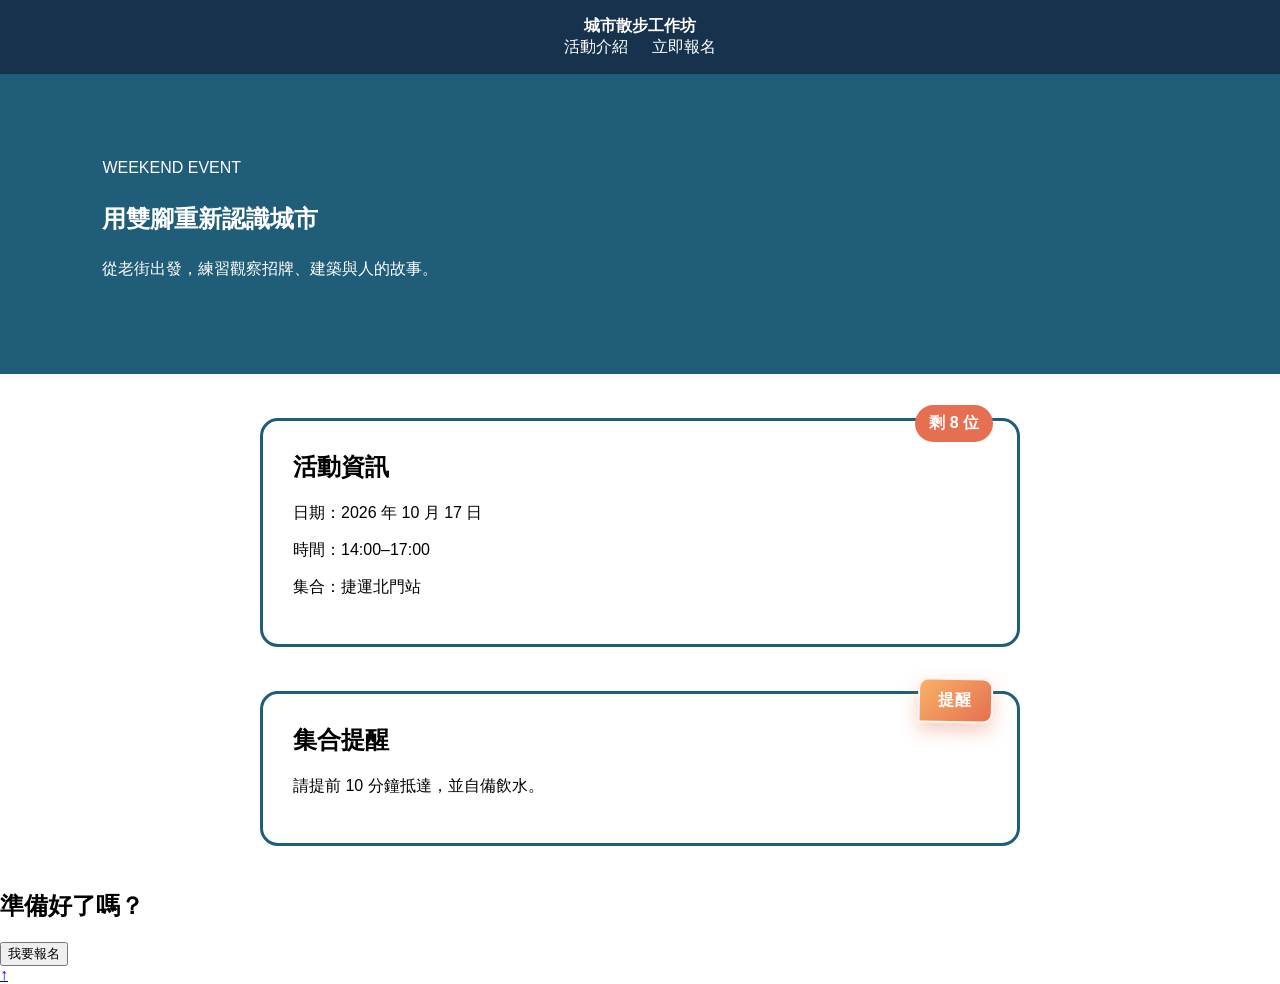
<file: index.html>
<!doctype html>
<html lang="zh-Hant">
<head>
  <meta charset="utf-8">
  <meta name="viewport" content="width=device-width, initial-scale=1">
  <title>城市散步工作坊</title>
  <link rel="stylesheet" href="style.css">
</head>
<body>
  <header class="site-header" id="top">
    <strong>城市散步工作坊</strong>
    <nav><a href="#intro">活動介紹</a><a href="#signup">立即報名</a></nav>
  </header>
  <main class="page">


    <section class="hero" id="intro">
      <p class="eyebrow">WEEKEND EVENT</p>
      <h1>用雙腳重新認識城市</h1>
      <p>從老街出發，練習觀察招牌、建築與人的故事。</p>
    </section>


<section id="event"
         class="event-card with-badge">

  <span class="badge">剩 8 位</span>

  <h2>活動資訊</h2>
  <p>日期：2026 年 10 月 17 日</p>
  <p>時間：14:00–17:00</p>
  <p>集合：捷運北門站</p>
</section>

<aside class="notice-card">
  <span class="notice-badge">提醒</span>
  <h2>集合提醒</h2>
  <p>請提前 10 分鐘抵達，並自備飲水。</p>
</aside>




    <section class="signup" id="signup"><h2>準備好了嗎？</h2><button>我要報名</button></section>
    
  </main>
  <a class="back-top" href="#top" aria-label="回到頁首">↑</a>
</body>
</html>
</file>
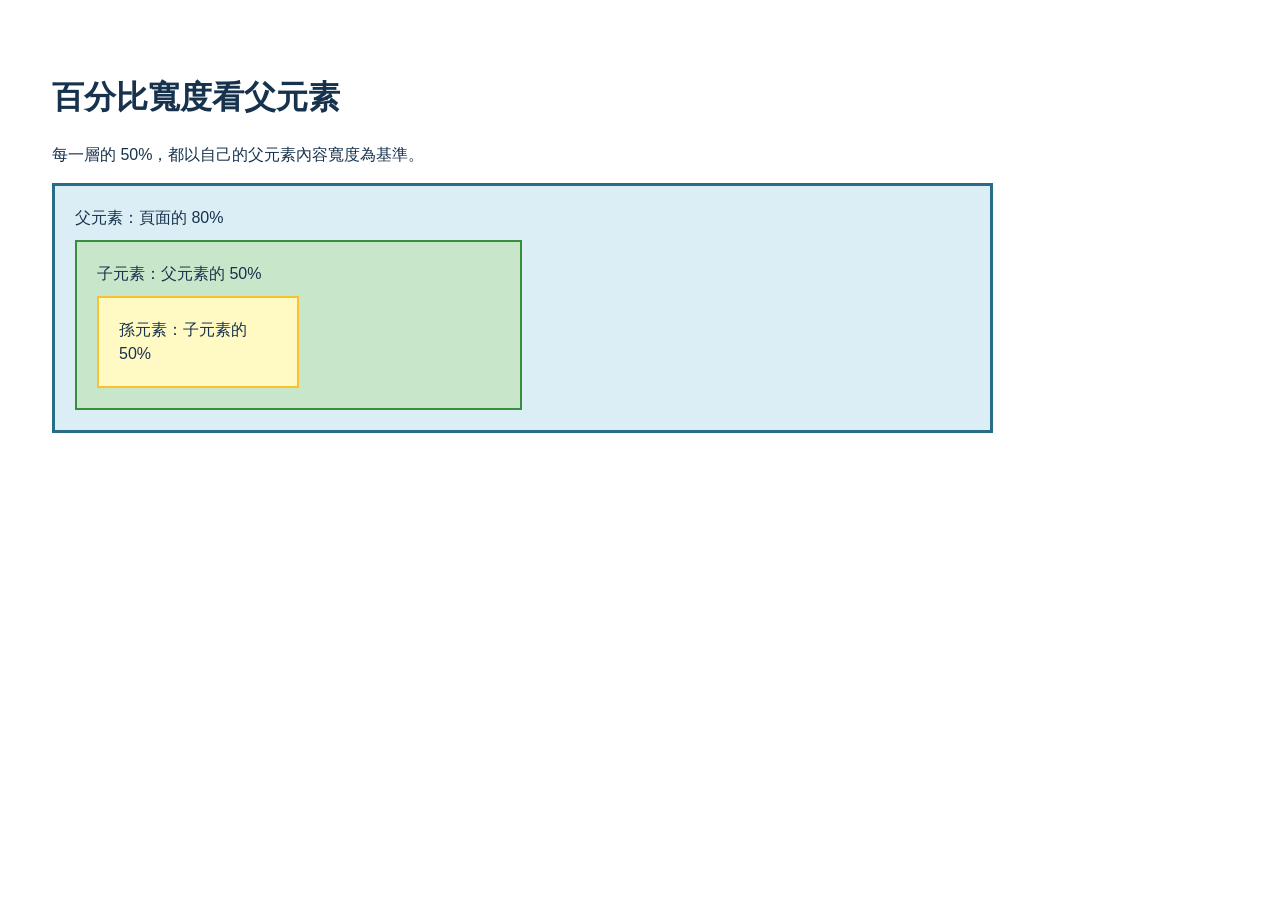
<file: index111.html>
<!DOCTYPE html>
<html lang="zh-Hant">
<head>
  <meta charset="UTF-8">
  <meta name="viewport" content="width=device-width, initial-scale=1.0">
  <title>百分比寬度示範</title>
  <style>
    body {
      font-family: sans-serif;
      padding: 20px;
      line-height: 1.5;
    }
    .parent {
      width: 80%;
      background-color: #e3f2fd;
      padding: 20px;
      border: 2px solid #1976d2;
      margin-bottom: 20px;
    }
    .child {
      width: 50%;
      background-color: #c8e6c9;
      padding: 20px;
      border: 2px solid #388e3c;
      margin-top: 10px;
    }
    .grandchild {
      width: 50%;
      background-color: #fff9c4;
      padding: 20px;
      border: 2px solid #fbc02d;
      margin-top: 10px;
    }
    * { box-sizing: border-box; }

    body {
      font-family: Arial, "Microsoft JhengHei", sans-serif;
      margin: 32px;
      color: #17324d;
    }

    .parent {
      width: 80%;
      padding: 20px;
      background: #dceef5;
      border: 3px solid #286c86;
    }


  </style>
  </style>
</head>
<body>
  <h1>百分比寬度看父元素</h1>
  <p>每一層的 50%，都以自己的父元素內容寬度為基準。</p>

  <div class="parent">
    父元素：頁面的 80%
    <div class="child">
      子元素：父元素的 50%
      <div class="grandchild">
        孫元素：子元素的 50%
      </div>
    </div>
  </div>
</body>
</html>
</file>
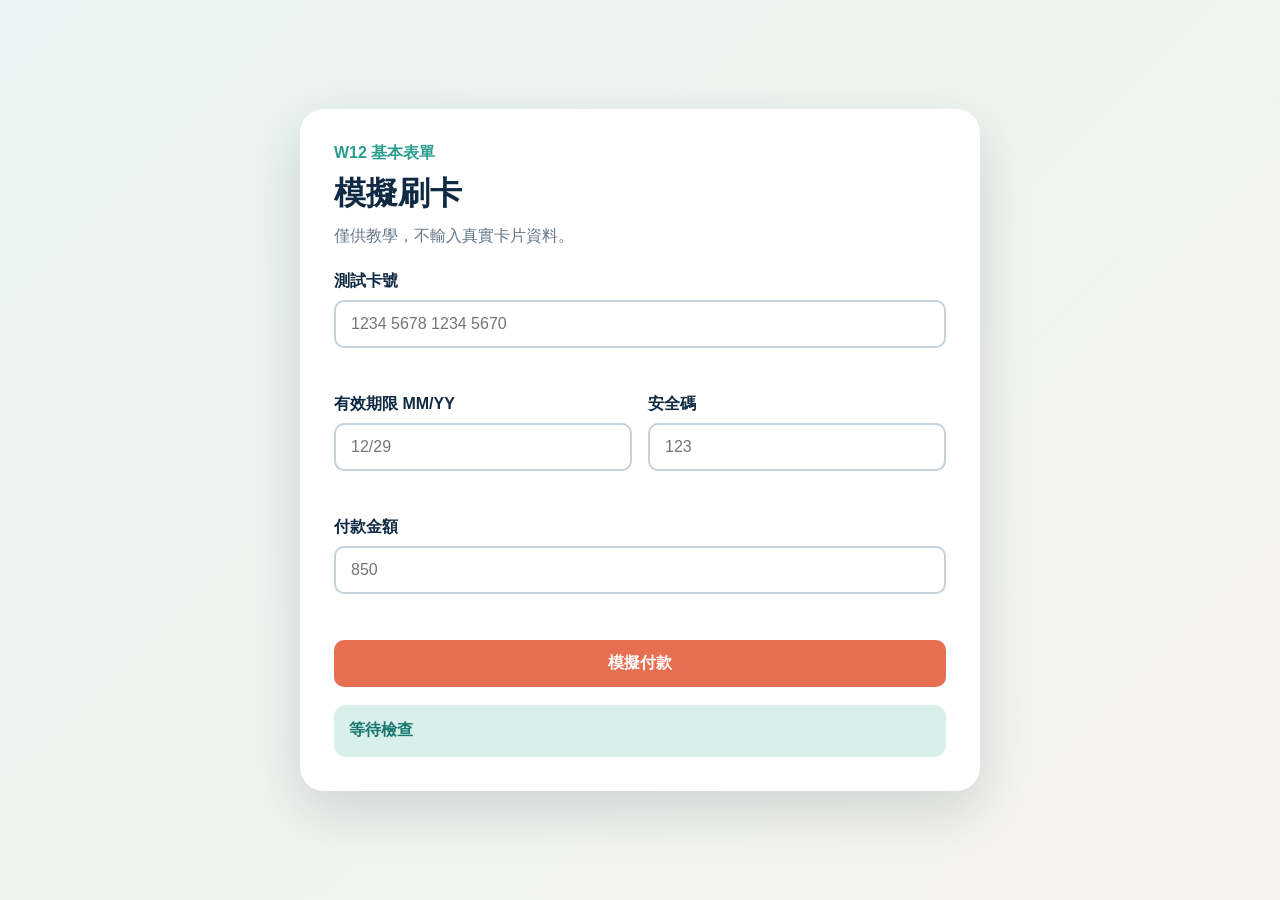
<file: index3.html>
<!DOCTYPE html>
<html lang="zh-Hant">
<head>
  <meta charset="UTF-8">
  <meta name="viewport" content="width=device-width, initial-scale=1.0">
  <title>模擬刷卡表單</title>
  <link rel="stylesheet" href="style3.css">
  <script src="script3.js" defer></script>
</head>

<body>

  <main class="payment-card">
    <p class="eyebrow">W12 基本表單</p>
    <h1>模擬刷卡</h1>
    <p class="notice">僅供教學，不輸入真實卡片資料。</p>

    <form id="payment-form" class="payment-form" novalidate>

      <div class="field">
        <label for="card-number">測試卡號</label>
        <input id="card-number" inputmode="numeric" placeholder="1234 5678 1234 5670">
        <small class="error"></small>
      </div>

      <div class="field-row">
        <div class="field">
          <label for="expiry">有效期限 MM/YY</label>
          <input id="expiry" placeholder="12/29">
          <small class="error"></small>
        </div>

        <div class="field">
          <label for="cvv">安全碼</label>
          <input id="cvv" inputmode="numeric" placeholder="123">
          <small class="error"></small>
        </div>
      </div>

      <div class="field">
        <label for="amount">付款金額</label>
        <input id="amount" type="number" placeholder="850">
        <small class="error"></small>
      </div>

      <button type="submit">模擬付款</button>
      <p id="result" class="result" aria-live="polite">等待檢查</p>

    </form>
  </main>

</body>
</html>
</file>
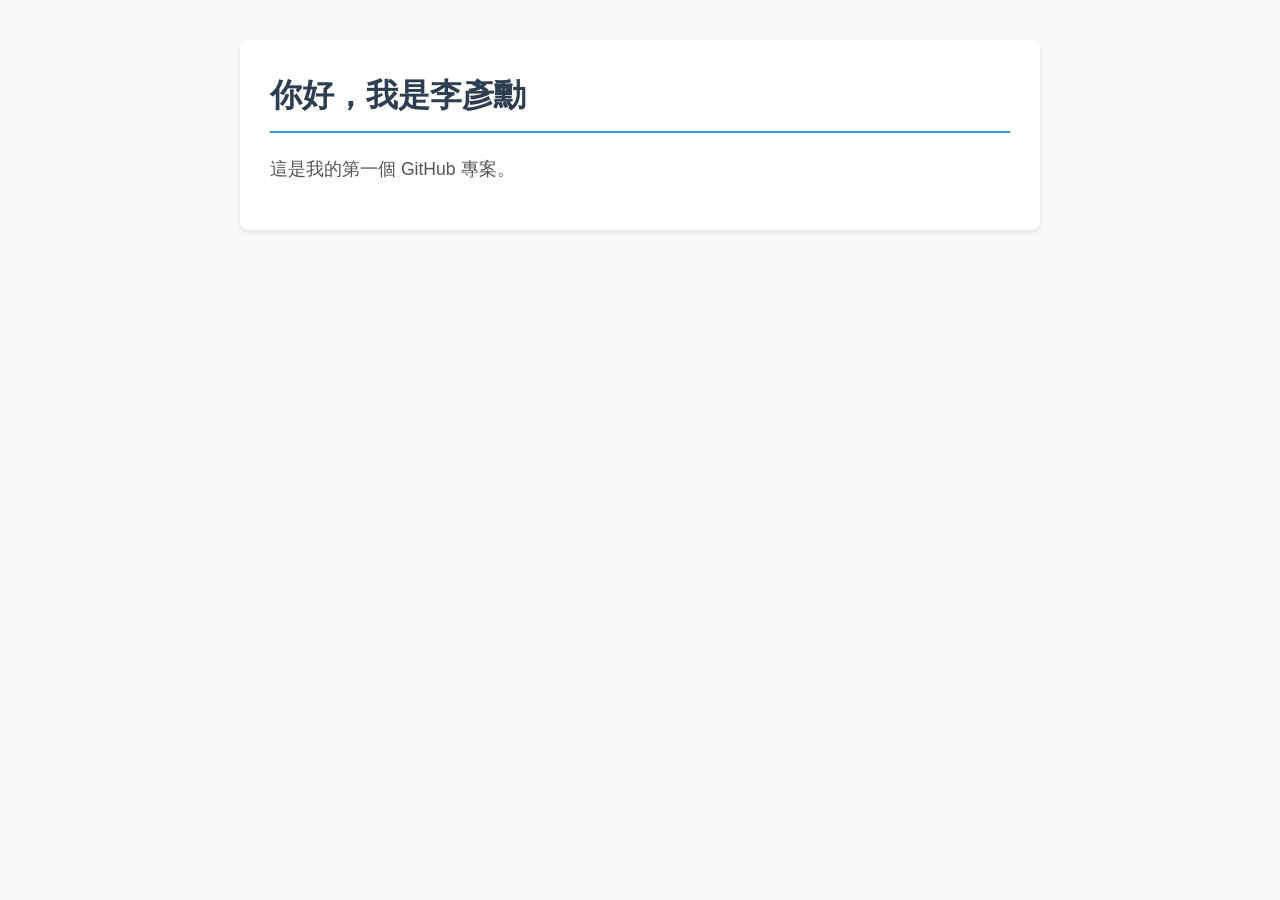
<file: index_1008.html>
<!DOCTYPE html>
<html lang="zh-Hant">
<head>
    <meta charset="utf-8">
    <meta name="viewport" content="width=device-width, initial-scale=1">
    <title>我的第一個網站</title>
    <style>
        body {
            font-family: -apple-system, BlinkMacSystemFont, "Segoe UI", Roboto, "Helvetica Neue", Arial, sans-serif;
            line-height: 1.6;
            color: #333;
            max-width: 800px;
            margin: 40px auto;
            padding: 0 20px;
            background-color: #f8f9fa;
        }
        .container {
            background: white;
            padding: 30px;
            border-radius: 8px;
            box-shadow: 0 2px 4px rgba(0,0,0,0.1);
        }
        h1 {
            color: #2c3e50;
            margin-top: 0;
            border-bottom: 2px solid #3498db;
            padding-bottom: 10px;
        }
        p {
            font-size: 1.1em;
            color: #555;
        }
    </style>
</head>
<body>
    <div class="container">
        <h1>你好，我是李彥勳</h1>
        <p>這是我的第一個 GitHub 專案。</p>
    </div>
</body>
</html>
</file>
<file: style.css>
* { box-sizing: border-box; }

body {
  margin: 0;
  font-family: Arial, sans-serif;
}

.site-header {
  position: sticky;
  top: 0;
  z-index: 10;
  padding: 16px 8%;
  text-align: center;
  background: #17324d;
  color: white;
}

.site-header h1 { margin: 0 0 8px; }
.site-header a {
  margin: 0 12px;
  color: white;
  text-decoration: none;
}
.hero {
  min-height: 300px;
  padding: 64px 8%;
  background: #1f5d78;
  color: white;
}

.hero h2 {
  margin: 10px 0 16px;
  font-size: 46px;
}

.hero p {
  max-width: 600px;
  line-height: 1.8;
}

.event-card {
  width: 84%;
  max-width: 760px;
  margin: 44px auto;
  padding: 30px;
  border: 3px solid #1f5d78;
  border-radius: 18px;
  background: white;
}

.event-card h2 {
  margin-top: 0;
}



.with-badge {
  position: relative;
}

.badge {
  position: absolute;
  top: -16px;
  right: 24px;
  padding: 8px 14px;
  border-radius: 999px;
  background: #e76f51;
  color: white;
  font-weight: bold;
}

.notice-card {
  position: relative;
  width: 84%;
  max-width: 760px;
  margin: 44px auto;
  padding: 30px;
  border: 3px solid #1f5d78;
  border-radius: 18px;
  background: white;
}

.notice-card h2 {
  margin-top: 0;
}

.notice-badge {
  position: absolute;
  top: -16px;
  right: 24px;
  padding: 10px 18px;
  border-radius: 10px 10px 10px 0;
  background: linear-gradient(135deg, #f7b267, #e76f51);
  color: white;
  font-weight: 700;
  letter-spacing: 0.08em;
  box-shadow: 0 8px 18px rgba(231, 111, 81, 0.35);
  border: 2px solid rgba(255, 255, 255, 0.9);
  transform: rotate(1deg);
}
</file>
<file: style3.css>
:root {
  --navy: #102a43;
  --blue: #1f5d78;
  --teal: #2a9d8f;
  --coral: #e76f51;
  --cream: #f7f4ed;
  --mint: #d9efea;
  --danger: #b23a2b;
}

* {
  box-sizing: border-box;
}

body {
  margin: 0;
  min-height: 100vh;
  padding: 24px;
  display: grid;
  place-items: center;
  font-family: "Microsoft JhengHei", sans-serif;
  color: var(--navy);
  background: linear-gradient(135deg, #e9f4f2, var(--cream));
}

button,
input {
  font: inherit;
}

.payment-card {
  width: min(680px, 100%);
  padding: 34px;
  background: white;
  border-radius: 24px;
  box-shadow: 0 20px 55px rgba(16, 42, 67, 0.16);
}

.eyebrow {
  margin: 0 0 8px;
  color: var(--teal);
  font-weight: 700;
}

h1 {
  margin: 0 0 10px;
}

.notice {
  margin: 0 0 24px;
  color: #66788a;
}

.payment-form,
.field {
  display: grid;
  gap: 8px;
}

.payment-form {
  gap: 18px;
}

.field-row {
  display: grid;
  grid-template-columns: 1fr 1fr;
  gap: 16px;
}

label {
  font-weight: 700;
}

input {
  width: 100%;
  padding: 13px 15px;
  border: 2px solid #c5d2dc;
  border-radius: 10px;
}

input:focus {
  outline: 3px solid rgba(42, 157, 143, 0.2);
  border-color: var(--teal);
}

.field.invalid input {
  border-color: var(--danger);
}

.error {
  min-height: 20px;
  color: var(--danger);
  font-size: 14px;
}

button {
  padding: 13px 18px;
  border: 0;
  border-radius: 10px;
  color: white;
  background: var(--coral);
  cursor: pointer;
  font-weight: 700;
}

.result {
  min-height: 52px;
  margin: 0;
  padding: 15px;
  border-radius: 12px;
  background: var(--mint);
  color: #18786f;
  font-weight: 700;
}

.result.failed {
  color: var(--danger);
  background: #fde4df;
}

@media (max-width: 560px) {
  .payment-card {
    padding: 24px;
  }

  .field-row {
    grid-template-columns: 1fr;
  }
}
</file>
